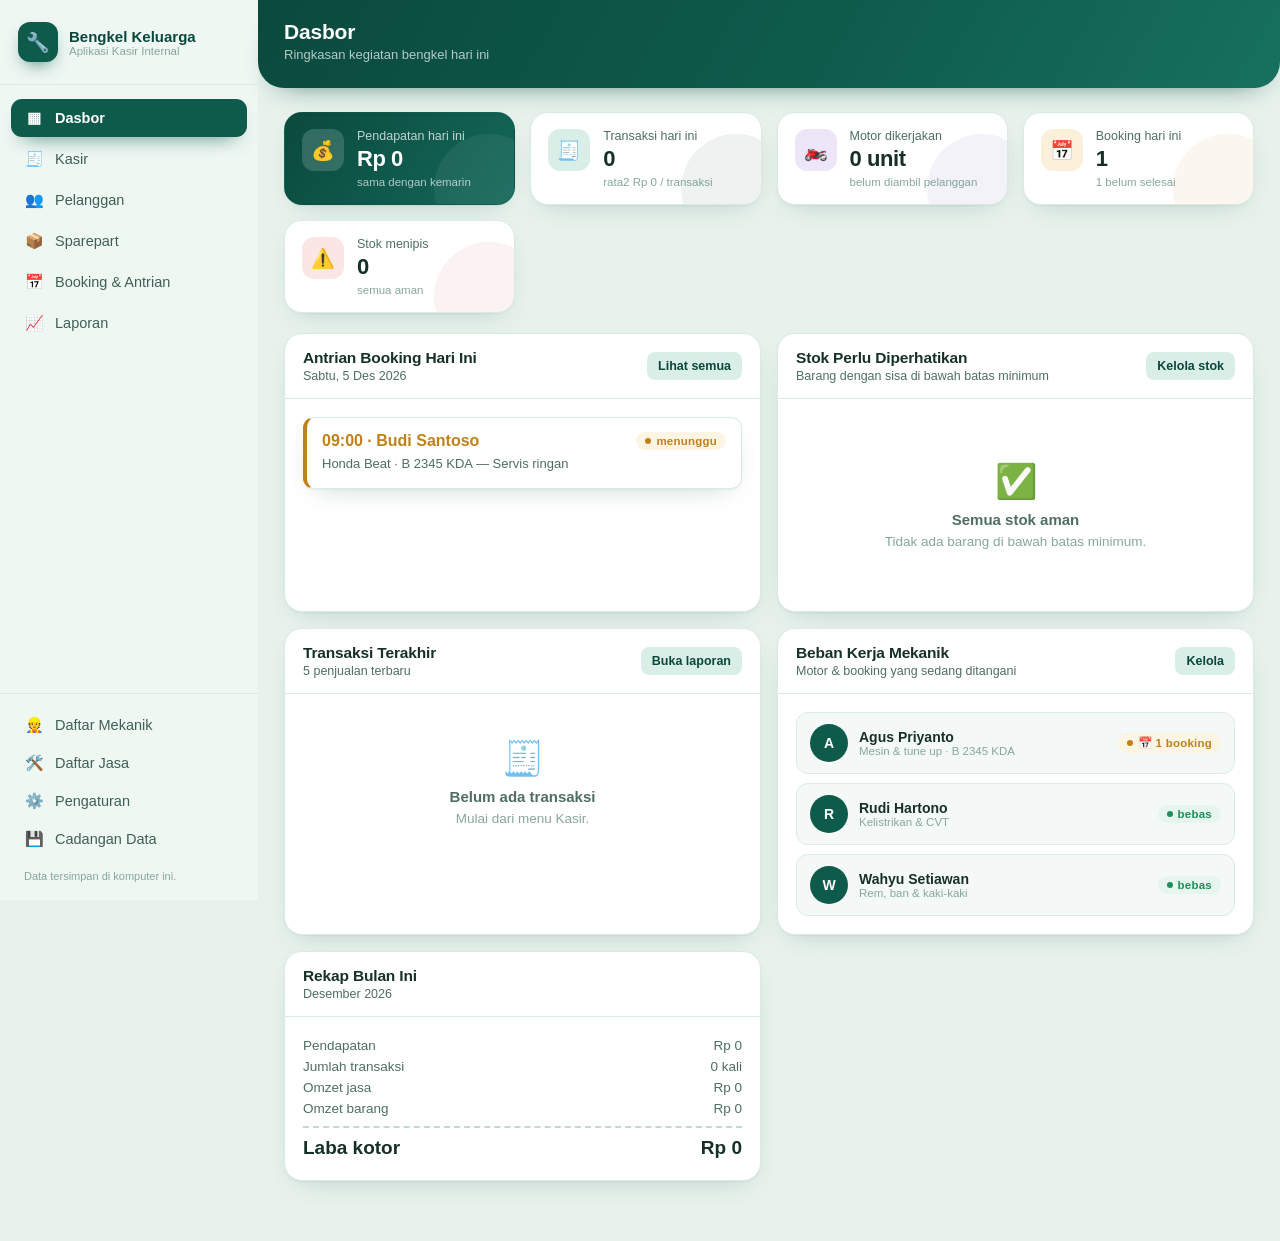
<file: index.html>
<!DOCTYPE html>
<html lang="id">
<head>
  <meta charset="utf-8">
  <meta name="viewport" content="width=device-width, initial-scale=1">
  <meta name="theme-color" content="#0b1220">
  <title>Bengkel Sederhana — Aplikasi Kasir &amp; Manajemen</title>
  <link rel="stylesheet" href="css/style.css">
  <link rel="icon" href="data:image/svg+xml,<svg xmlns='http://www.w3.org/2000/svg' viewBox='0 0 100 100'><text y='.9em' font-size='90'>🔧</text></svg>">
</head>
<body>

  <div class="kerangka">

    <!-- ================= Sidebar ================= -->
    <aside class="sisi">
      <div class="merek">
        <div class="merek-ikon" aria-hidden="true">🔧</div>
        <div class="merek-teks">
          <strong id="sisiNama">Bengkel Sederhana</strong>
          <span>Aplikasi Kasir Internal</span>
        </div>
      </div>

      <nav class="navigasi" id="navigasi" aria-label="Menu utama">
        <button class="nav-item aktif" data-tampilan="dasbor">
          <span class="nav-ikon">▦</span><span class="nav-teks">Dasbor</span>
        </button>
        <button class="nav-item" data-tampilan="kasir">
          <span class="nav-ikon">🧾</span><span class="nav-teks">Kasir</span>
        </button>
        <button class="nav-item" data-tampilan="pelanggan">
          <span class="nav-ikon">👥</span><span class="nav-teks">Pelanggan</span>
        </button>
        <button class="nav-item" data-tampilan="sparepart">
          <span class="nav-ikon">📦</span><span class="nav-teks">Sparepart</span>
        </button>
        <button class="nav-item" data-tampilan="booking">
          <span class="nav-ikon">📅</span><span class="nav-teks">Booking &amp; Antrian</span>
        </button>
        <button class="nav-item" data-tampilan="laporan">
          <span class="nav-ikon">📈</span><span class="nav-teks">Laporan</span>
        </button>
      </nav>

      <div class="sisi-kaki">
        <button class="kaki-item" id="btnMekanik">
          <span class="nav-ikon">👷</span><span class="nav-teks">Daftar Mekanik</span>
        </button>
        <button class="kaki-item" id="btnLayanan">
          <span class="nav-ikon">🛠️</span><span class="nav-teks">Daftar Jasa</span>
        </button>
        <button class="kaki-item" id="btnPengaturan">
          <span class="nav-ikon">⚙️</span><span class="nav-teks">Pengaturan</span>
        </button>
        <button class="kaki-item" id="btnCadangan">
          <span class="nav-ikon">💾</span><span class="nav-teks">Cadangan Data</span>
        </button>
        <p class="kaki-catatan">Data tersimpan di komputer ini.</p>
      </div>
    </aside>

    <!-- ================= Konten utama ================= -->
    <main class="utama">
      <header class="kepala">
        <div class="kepala-judul">
          <h1 id="judulTampilan">Dasbor</h1>
          <p id="subTampilan"></p>
        </div>
        <div class="kepala-aksi" id="kepalaAksi"></div>
      </header>

      <div class="konten" id="konten">
        <section class="tampilan" id="t-dasbor"></section>
        <section class="tampilan" id="t-kasir" hidden></section>
        <section class="tampilan" id="t-pelanggan" hidden></section>
        <section class="tampilan" id="t-sparepart" hidden></section>
        <section class="tampilan" id="t-booking" hidden></section>
        <section class="tampilan" id="t-laporan" hidden></section>
      </div>
    </main>
  </div>

  <div id="modalHost"></div>
  <div id="toastHost" aria-live="polite"></div>
  <div id="cetakArea"></div>

  <script src="js/utils.js"></script>
  <script src="js/store.js"></script>
  <script src="js/ui.js"></script>
  <script src="js/hitung.js"></script>
  <script src="js/views/progres.js"></script>
  <script src="js/views/dasbor.js"></script>
  <script src="js/views/kasir.js"></script>
  <script src="js/views/pelanggan.js"></script>
  <script src="js/views/sparepart.js"></script>
  <script src="js/views/booking.js"></script>
  <script src="js/views/laporan.js"></script>
  <script src="js/app.js"></script>
</body>
</html>
</file>
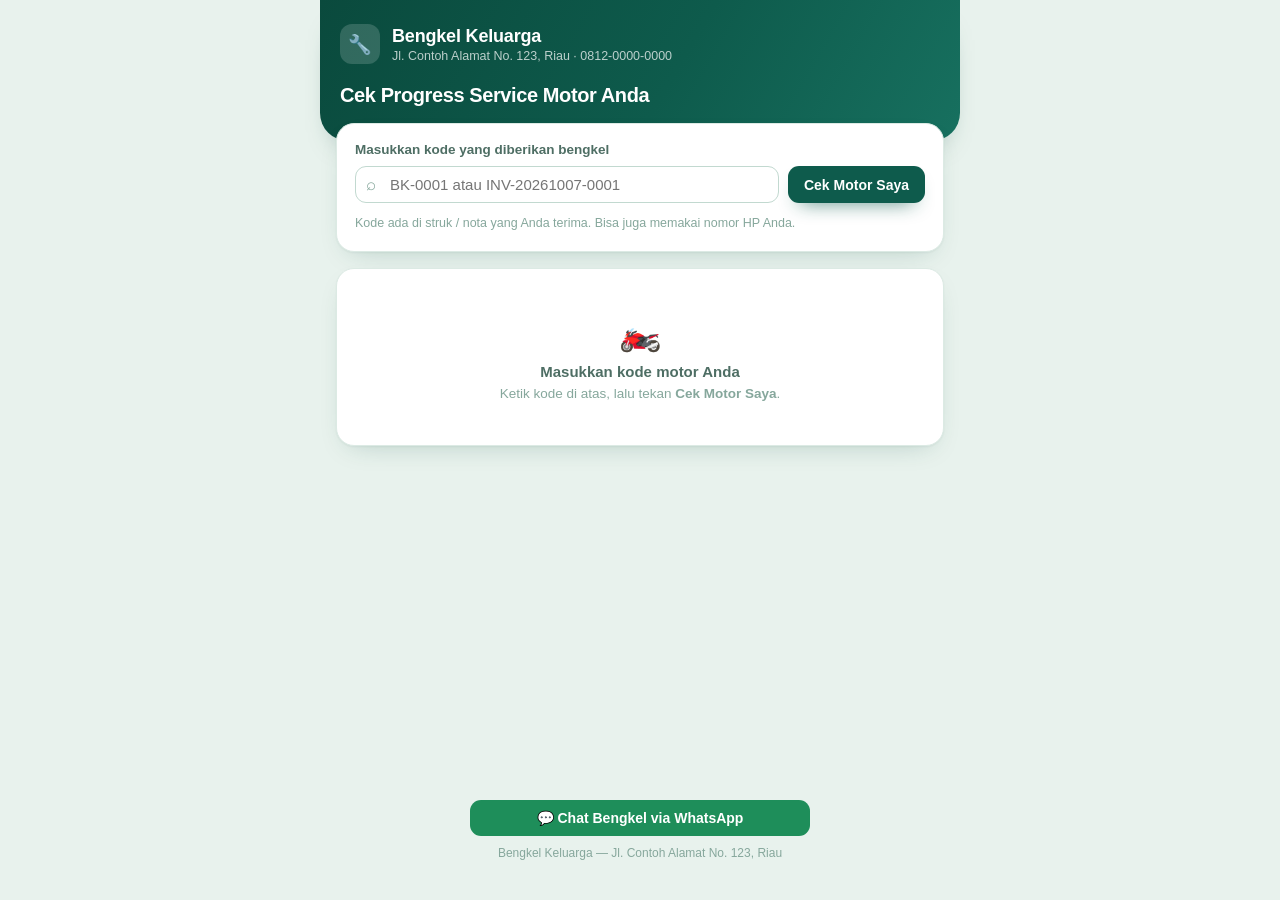
<file: cek.html>
<!DOCTYPE html>
<html lang="id">
<head>
  <meta charset="utf-8">
  <meta name="viewport" content="width=device-width, initial-scale=1">
  <meta name="theme-color" content="#0e5b4c">
  <title>Cek Progress Service — Pelanggan</title>
  <link rel="stylesheet" href="css/style.css">
  <link rel="icon" href="data:image/svg+xml,<svg xmlns='http://www.w3.org/2000/svg' viewBox='0 0 100 100'><text y='.9em' font-size='90'>🏍️</text></svg>">
</head>
<body class="body-pelanggan">

  <div class="pelanggan-kerangka">
    <header class="pelanggan-kepala">
      <div class="pelanggan-merek">
        <div class="merek-ikon" id="merekIkon">🔧</div>
        <div>
          <h1 id="namaBengkel">Bengkel</h1>
          <p id="alamatBengkel">-</p>
        </div>
      </div>
      <p class="pelanggan-tagline">Cek Progress Service Motor Anda</p>
    </header>

    <main class="pelanggan-isi">

      <form class="kartu pelanggan-kartu" id="formCari">
        <div class="kartu-isi">
          <label for="inputKode" class="pelanggan-label">Masukkan kode yang diberikan bengkel</label>
          <div class="kolom-cari">
            <div class="cari">
              <input type="search" id="inputKode" placeholder="BK-0001 atau INV-20261007-0001" autocomplete="off" required>
            </div>
            <button class="btn btn-utama" type="submit" id="btnCari">Cek Motor Saya</button>
          </div>
          <p class="pelanggan-bantuan">
            Kode ada di struk / nota yang Anda terima. Bisa juga memakai nomor HP Anda.
          </p>
        </div>
      </form>

      <div id="hasil"></div>

    </main>

    <footer class="pelanggan-kaki">
      <button class="btn btn-sukses btn-block" id="btnChatBengkel" hidden>💬 Chat Bengkel via WhatsApp</button>
      <p id="footerBengkel"></p>
    </footer>
  </div>

  <div id="toastHost" aria-live="polite"></div>

  <script src="js/utils.js"></script>
  <script src="js/store.js"></script>
  <script src="js/views/progres.js"></script>
  <script src="js/halaman-cek.js"></script>
</body>
</html>
</file>
<file: css/style.css>
/* ==========================================================================
   style.css — Gaya tampilan aplikasi bengkel
   ========================================================================== */

/* Palet: hijau tosca tua (teal) + mint pucat + kartu putih */
:root {
  --bg: #e8f2ed;
  --panel: #ffffff;
  --panel-2: #f4f9f7;
  --garis: #dceae4;
  --garis-kuat: #c2d9d0;

  --teks: #163029;
  --teks-2: #4e6e64;
  --teks-3: #86a79c;

  --sisi: #eff7f3;
  --sisi-2: #e2f0ea;
  --sisi-teks: #3f6055;

  --utama: #0e5b4c;
  --utama-tua: #0a473b;
  --utama-muda: #e4f2ec;
  --mint: #d9eee6;

  --sukses: #1e8e5a;
  --sukses-muda: #e6f6ee;
  --bahaya: #c94a4a;
  --bahaya-muda: #fdecec;
  --peringatan: #c08218;
  --peringatan-muda: #fdf5e4;
  --info: #1d7a8c;
  --ungu: #6b4fa8;

  --bayang: 0 1px 2px rgba(14, 79, 66, .05), 0 10px 28px -14px rgba(14, 79, 66, .28);
  --radius: 18px;
  --radius-kecil: 11px;
}

* { box-sizing: border-box; }

html, body {
  margin: 0;
  padding: 0;
  height: 100%;
}

body {
  font-family: 'Segoe UI', -apple-system, BlinkMacSystemFont, Roboto, 'Helvetica Neue', Arial, sans-serif;
  font-size: 15px;
  color: var(--teks);
  background: var(--bg);
  -webkit-font-smoothing: antialiased;
}

::-webkit-scrollbar-thumb { background: #b9d3ca; border-radius: 20px; border: 2px solid transparent; background-clip: content-box; }
::-webkit-scrollbar-thumb:hover { background-color: #8fb6aa; }

h1, h2, h3, h4 { margin: 0; font-weight: 700; letter-spacing: -.01em; }
p { margin: 0; }
button { font-family: inherit; font-size: inherit; cursor: pointer; }
input, select, textarea { font-family: inherit; font-size: inherit; }
table { border-collapse: collapse; width: 100%; }

::-webkit-scrollbar { width: 10px; height: 10px; }

/* ==========================================================================
   Kerangka
   ========================================================================== */
.kerangka {
  display: grid;
  grid-template-columns: 258px 1fr;
  min-height: 100vh;
}

/* ---------------- Sidebar ---------------- */
.sisi {
  background: var(--sisi);
  color: var(--sisi-teks);
  display: flex;
  flex-direction: column;
  position: sticky;
  top: 0;
  height: 100vh;
  overflow-y: auto;
}

.merek {
  display: flex;
  align-items: center;
  gap: 11px;
  padding: 22px 18px;
  border-bottom: 1px solid var(--garis);
}

.merek-ikon {
  width: 40px;
  height: 40px;
  border-radius: 12px;
  display: grid;
  place-items: center;
  font-size: 19px;
  background: var(--utama);
  color: #fff;
  box-shadow: 0 8px 18px -8px rgba(14, 91, 76, .85);
  flex-shrink: 0;
}

.merek-teks { display: flex; flex-direction: column; min-width: 0; }
.merek-teks strong { color: var(--utama-tua); font-size: 15px; white-space: nowrap; overflow: hidden; text-overflow: ellipsis; }
.merek-teks span { font-size: 11.5px; color: var(--teks-3); }

.navigasi { padding: 14px 11px; display: flex; flex-direction: column; gap: 3px; flex: 1; }

.nav-item, .kaki-item {
  display: flex;
  align-items: center;
  gap: 11px;
  width: 100%;
  padding: 10px 13px;
  background: transparent;
  border: 0;
  border-radius: var(--radius-kecil);
  color: var(--sisi-teks);
  font-size: 14.5px;
  text-align: left;
  transition: background .15s, color .15s;
}

.nav-item:hover, .kaki-item:hover { background: var(--sisi-2); color: var(--utama-tua); }

.nav-item.aktif {
  background: var(--utama);
  color: #fff;
  font-weight: 600;
  box-shadow: 0 10px 20px -12px rgba(14, 91, 76, .9);
}

.nav-ikon { width: 20px; text-align: center; font-size: 15px; flex-shrink: 0; }
.nav-teks { white-space: nowrap; }

.sisi-kaki { padding: 12px 11px 16px; border-top: 1px solid var(--garis); }
.kaki-catatan { font-size: 11px; color: var(--teks-3); padding: 10px 13px 0; line-height: 1.5; }

/* ---------------- Utama ---------------- */
.utama { display: flex; flex-direction: column; min-width: 0; }

.kepala {
  display: flex;
  align-items: center;
  justify-content: space-between;
  gap: 16px;
  padding: 20px 26px 26px;
  background: linear-gradient(120deg, #0a4a3d 0%, #0e5b4c 55%, #17705f 100%);
  color: #fff;
  border-radius: 0 0 26px 26px;
  position: sticky;
  top: 0;
  z-index: 20;
  flex-wrap: wrap;
  box-shadow: 0 14px 30px -22px rgba(10, 74, 61, .95);
}

.kepala-judul h1 { font-size: 21px; }
.kepala-judul p { font-size: 13px; color: rgba(255, 255, 255, .7); margin-top: 3px; }
.kepala-aksi { display: flex; gap: 9px; flex-wrap: wrap; }

.kepala .btn-abu {
  background: rgba(255, 255, 255, .13);
  border-color: rgba(255, 255, 255, .22);
  color: #fff;
}
.kepala .btn-abu:hover { background: rgba(255, 255, 255, .22); color: #fff; }
.kepala .btn-utama { background: #fff; color: var(--utama-tua); box-shadow: 0 8px 18px -10px rgba(0, 0, 0, .7); }
.kepala .btn-utama:hover { background: #eaf6f1; }

.konten { padding: 24px 26px 60px; }
.tampilan[hidden] { display: none !important; }

/* ==========================================================================
   Tombol
   ========================================================================== */
.btn {
  display: inline-flex;
  align-items: center;
  justify-content: center;
  gap: 7px;
  padding: 9px 15px;
  border-radius: var(--radius-kecil);
  border: 1px solid transparent;
  font-size: 14px;
  font-weight: 600;
  background: #fff;
  color: var(--teks);
  transition: .15s;
  white-space: nowrap;
}
.btn:hover { transform: translateY(-1px); }
.btn:active { transform: translateY(0); }
.btn:disabled { opacity: .5; cursor: not-allowed; transform: none; }

.btn-utama { background: var(--utama); color: #fff; box-shadow: 0 10px 20px -12px rgba(14, 91, 76, .9); }
.btn-utama:hover { background: var(--utama-tua); }

.btn-abu { background: #fff; border-color: var(--garis-kuat); color: var(--teks-2); }
.btn-abu:hover { background: var(--panel-2); color: var(--utama-tua); border-color: var(--utama); }

.btn-bahaya { background: var(--bahaya); color: #fff; }
.btn-bahaya:hover { background: #b03d3d; }

.btn-sukses { background: var(--sukses); color: #fff; }
.btn-sukses:hover { background: #17764a; }

.btn-lembut { background: var(--mint); color: var(--utama-tua); }
.btn-lembut:hover { background: #c7e6da; }

.btn-kecil { padding: 6px 10px; font-size: 12.5px; border-radius: 8px; }
.btn-kecil.btn-abu { box-shadow: none; }
.btn-ikonal { padding: 7px 9px; }

.btn-block { width: 100%; }

/* ==========================================================================
   Kartu & panel
   ========================================================================== */
.kartu {
  background: var(--panel);
  border: 1px solid var(--garis);
  border-radius: var(--radius);
  box-shadow: var(--bayang);
}

.kartu-kepala {
  padding: 15px 18px;
  border-bottom: 1px solid var(--garis);
  display: flex;
  align-items: center;
  justify-content: space-between;
  gap: 12px;
  flex-wrap: wrap;
}
.kartu-kepala h3 { font-size: 15.5px; }
.kartu-kepala p { font-size: 12.5px; color: var(--teks-2); margin-top: 2px; }
.kartu-isi { padding: 18px; }

/* Statistik */
.baris-stat {
  display: grid;
  grid-template-columns: repeat(auto-fit, minmax(215px, 1fr));
  gap: 15px;
  margin-bottom: 20px;
}

.stat {
  background: var(--panel);
  border: 1px solid var(--garis);
  border-radius: var(--radius);
  padding: 16px 17px;
  display: flex;
  gap: 13px;
  align-items: flex-start;
  box-shadow: var(--bayang);
  position: relative;
  overflow: hidden;
}

.stat::after {
  content: '';
  position: absolute;
  inset: auto -30px -40px auto;
  width: 110px;
  height: 110px;
  border-radius: 50%;
  background: var(--stat-warna, var(--utama));
  opacity: .07;
}

.stat-ikon {
  width: 42px;
  height: 42px;
  border-radius: 12px;
  display: grid;
  place-items: center;
  font-size: 19px;
  flex-shrink: 0;
  background: var(--stat-warna-muda, var(--mint));
  color: var(--stat-warna, var(--utama));
}

.stat-badan { min-width: 0; }
.stat-label { font-size: 12.5px; color: var(--teks-2); }
.stat-nilai { font-size: 22px; font-weight: 800; margin-top: 3px; letter-spacing: -.02em; word-break: break-word; }
.stat-catatan { font-size: 11.5px; color: var(--teks-3); margin-top: 4px; }

.stat-biru { --stat-warna: #0e5b4c; --stat-warna-muda: #d9eee6; }
.stat-hijau { --stat-warna: #1e8e5a; --stat-warna-muda: #e2f4ea; }
.stat-jingga { --stat-warna: #c08218; --stat-warna-muda: #fbf0d9; }
.stat-merah { --stat-warna: #c94a4a; --stat-warna-muda: #fbe6e6; }
.stat-ungu { --stat-warna: #6b4fa8; --stat-warna-muda: #ece6f8; }
.stat-cyan { --stat-warna: #1d7a8c; --stat-warna-muda: #dff0f3; }

/* Kartu statistik gelap (varian Aksen) */
.stat-gelap {
  background: linear-gradient(125deg, #0a4a3d 0%, #14685a 100%);
  border-color: transparent;
  color: #fff;
}
.stat-gelap .stat-label { color: rgba(255, 255, 255, .74); }
.stat-gelap .stat-nilai { color: #fff; }
.stat-gelap .stat-catatan { color: rgba(255, 255, 255, .68); }
.stat-gelap .stat-ikon { background: rgba(255, 255, 255, .16); color: #fff; }
.stat-gelap::after { background: #ffffff; opacity: .06; }

/* Grid dua kolom */
.grid-2 {
  display: grid;
  grid-template-columns: repeat(auto-fit, minmax(330px, 1fr));
  gap: 16px;
}

/* ==========================================================================
   Form
   ========================================================================== */
.form-grid {
  display: grid;
  grid-template-columns: repeat(2, 1fr);
  gap: 14px;
}
.form-field { display: flex; flex-direction: column; gap: 6px; min-width: 0; }
.form-field.span-2 { grid-column: 1 / -1; }
.form-field label { font-size: 13px; font-weight: 600; color: var(--teks-2); }
.wajib { color: var(--bahaya); }

input[type="text"], input[type="number"], input[type="date"], input[type="time"],
input[type="password"], input[type="search"], select, textarea {
  width: 100%;
  padding: 9px 12px;
  border: 1px solid var(--garis-kuat);
  border-radius: var(--radius-kecil);
  background: #fff;
  color: var(--teks);
  outline: none;
  transition: border .15s, box-shadow .15s;
}
textarea { resize: vertical; line-height: 1.5; }

input:focus, select:focus, textarea:focus {
  border-color: var(--utama);
  box-shadow: 0 0 0 3px rgba(14, 91, 76, .16);
}

input[disabled], select[disabled] { background: #f1f6f4; color: var(--teks-3); }
.petunjuk { font-size: 11.5px; color: var(--teks-3); }

.cari {
  position: relative;
  flex: 1;
  min-width: 180px;
}
.cari input { padding-left: 34px; }
.cari::before {
  content: '⌕';
  position: absolute;
  left: 11px;
  top: 50%;
  transform: translateY(-50%);
  color: var(--teks-3);
  font-size: 17px;
  pointer-events: none;
}

/* ==========================================================================
   Toolbar
   ========================================================================== */
.toolbar {
  display: flex;
  gap: 10px;
  align-items: center;
  flex-wrap: wrap;
  margin-bottom: 16px;
}
.toolbar .spacer { flex: 1; }

/* ==========================================================================
   Tabel
   ========================================================================== */
.bungkus-tabel {
  background: var(--panel);
  border: 1px solid var(--garis);
  border-radius: var(--radius);
  overflow: hidden;
  box-shadow: var(--bayang);
}

.tabel-scroll { overflow-x: auto; }

table.data {
  font-size: 14px;
  min-width: 640px;
}
table.data thead th {
  background: var(--panel-2);
  color: var(--teks-2);
  font-size: 12px;
  text-transform: uppercase;
  letter-spacing: .05em;
  font-weight: 700;
  text-align: left;
  padding: 11px 15px;
  border-bottom: 1px solid var(--garis);
  white-space: nowrap;
}
table.data tbody td {
  padding: 12px 15px;
  border-bottom: 1px solid var(--garis);
  vertical-align: middle;
}
table.data tbody tr:last-child td { border-bottom: 0; }
table.data tbody tr:hover { background: #f8fafc; }
table.data .kanan { text-align: right; font-variant-numeric: tabular-nums; }
table.data .tengah { text-align: center; }
table.data .kuat { font-weight: 600; }
table.data .sub { display: block; font-size: 12px; color: var(--teks-3); margin-top: 2px; }
table.data td.aksi { white-space: nowrap; }
table.data td.aksi .btn { margin-right: 5px; }
table.data td.aksi .btn:last-child { margin-right: 0; }
table.data tr.baris-stok-rendah { background: var(--peringatan-muda); }
table.data tr.baris-stok-rendah:hover { background: #fef3c7; }

.kaki-tabel {
  padding: 11px 15px;
  background: var(--panel-2);
  border-top: 1px solid var(--garis);
  font-size: 12.5px;
  color: var(--teks-2);
  display: flex;
  justify-content: space-between;
  gap: 10px;
  flex-wrap: wrap;
}

/* ========================================================================== */
/* Kosong / muat                                                               */
/* ========================================================================== */
.kosong {
  text-align: center;
  padding: 44px 20px;
  color: var(--teks-3);
}
.kosong .kosong-ikon { font-size: 34px; display: block; margin-bottom: 10px; }
.kosong strong { display: block; color: var(--teks-2); font-size: 15px; margin-bottom: 4px; }
.kosong span { font-size: 13.5px; }

/* ========================================================================== */
/* Lencana status                                                              */
/* ========================================================================== */
.lencana {
  display: inline-flex;
  align-items: center;
  gap: 5px;
  padding: 3px 9px;
  border-radius: 20px;
  font-size: 11.5px;
  font-weight: 700;
  letter-spacing: .02em;
  white-space: nowrap;
}
.lencana::before { content: ''; width: 6px; height: 6px; border-radius: 50%; background: currentColor; }
.lencana-biru { background: var(--utama-muda); color: var(--utama-tua); }
.lencana-hijau { background: var(--sukses-muda); color: var(--sukses); }
.lencana-merah { background: var(--bahaya-muda); color: var(--bahaya); }
.lencana-kuning { background: var(--peringatan-muda); color: var(--peringatan); }
.lencana-abu { background: #eef4f1; color: var(--teks-2); }
.lencana-ungu { background: #ece6f8; color: var(--ungu); }

/* ========================================================================== */
/* Modal                                                                      */
/* ========================================================================== */
#modalHost { position: relative; z-index: 200; }

.overlay {
  position: fixed;
  inset: 0;
  background: rgba(9, 45, 37, .5);
  backdrop-filter: blur(3px);
  display: flex;
  align-items: center;
  justify-content: center;
  padding: 20px;
  opacity: 0;
  transition: opacity .2s;
  z-index: 200;
}
.overlay.tampil { opacity: 1; }

.modal {
  background: #fff;
  border-radius: 16px;
  width: 100%;
  max-width: 560px;
  max-height: 88vh;
  display: flex;
  flex-direction: column;
  box-shadow: 0 30px 60px -20px rgba(0, 0, 0, .45);
  transform: translateY(14px) scale(.98);
  transition: transform .2s;
  overflow: hidden;
}
.overlay.tampil .modal { transform: none; }
.modal-kecil { max-width: 420px; }
.modal-besar { max-width: 760px; }
.modal-lebar { max-width: 980px; }

.modal-kepala {
  padding: 17px 20px;
  border-bottom: 1px solid var(--garis);
  display: flex;
  align-items: center;
  justify-content: space-between;
  gap: 12px;
}
.modal-kepala h3 { font-size: 16.5px; }
.modal-tutup {
  border: 0;
  background: #eef4f1;
  width: 30px;
  height: 30px;
  border-radius: 8px;
  font-size: 19px;
  line-height: 1;
  color: var(--teks-2);
}
.modal-tutup:hover { background: var(--sisi-2); color: var(--utama-tua); }

.modal-isi { padding: 20px; overflow-y: auto; }
.modal-aksi {
  padding: 14px 20px;
  border-top: 1px solid var(--garis);
  background: var(--panel-2);
  display: flex;
  justify-content: flex-end;
  gap: 9px;
  flex-wrap: wrap;
}
.konfirmasi-teks { font-size: 14.5px; line-height: 1.6; color: var(--teks-2); }

/* ========================================================================== */
/* Toast                                                                      */
/* ========================================================================== */
#toastHost {
  position: fixed;
  right: 20px;
  bottom: 20px;
  display: flex;
  flex-direction: column;
  gap: 9px;
  z-index: 400;
}
.toast {
  display: flex;
  align-items: center;
  gap: 10px;
  background: var(--utama-tua);
  color: #fff;
  padding: 11px 16px 11px 12px;
  border-radius: 11px;
  font-size: 14px;
  box-shadow: 0 18px 34px -14px rgba(10, 71, 59, .8);
  transform: translateX(120%);
  opacity: 0;
  transition: transform .3s, opacity .3s;
  max-width: 340px;
}
.toast.tampil { transform: none; opacity: 1; }
.toast-ikon {
  width: 21px;
  height: 21px;
  border-radius: 50%;
  display: grid;
  place-items: center;
  font-size: 12px;
  font-weight: 800;
  background: var(--sukses);
  flex-shrink: 0;
}
.toast-gagal .toast-ikon { background: var(--bahaya); }
.toast-peringatan .toast-ikon { background: var(--peringatan); }
.toast-info .toast-ikon { background: var(--utama); }

/* ========================================================================== */
/* KASIR                                                                      */
/* ========================================================================== */
.kasir-wrap {
  display: grid;
  grid-template-columns: minmax(0, 1fr) 395px;
  gap: 16px;
  align-items: start;
}

.pilih-barang { background: var(--panel); border: 1px solid var(--garis); border-radius: var(--radius); box-shadow: var(--bayang); overflow: hidden; }

.tab-bar {
  display: flex;
  gap: 4px;
  padding: 12px 14px 0;
  border-bottom: 1px solid var(--garis);
}
.tab-btn {
  border: 0;
  background: transparent;
  padding: 9px 15px;
  font-size: 14px;
  font-weight: 600;
  color: var(--teks-2);
  border-bottom: 2px solid transparent;
  border-radius: 8px 8px 0 0;
}
.tab-btn:hover { background: var(--panel-2); }
.tab-btn.aktif { color: var(--utama-tua); border-bottom-color: var(--utama); background: var(--mint); }

.kasir-cari { padding: 14px; border-bottom: 1px solid var(--garis); }

.daftar-pilih {
  display: grid;
  grid-template-columns: repeat(auto-fill, minmax(215px, 1fr));
  gap: 10px;
  padding: 14px;
  max-height: 58vh;
  overflow-y: auto;
}

.kotak-item {
  border: 1px solid var(--garis);
  background: #fff;
  border-radius: var(--radius-kecil);
  padding: 11px 12px;
  text-align: left;
  display: flex;
  flex-direction: column;
  gap: 4px;
  transition: .14s;
  min-width: 0;
}
.kotak-item:hover:not(:disabled) { border-color: var(--utama); background: var(--utama-muda); transform: translateY(-2px); box-shadow: var(--bayang); }
.kotak-item:disabled { opacity: .55; cursor: not-allowed; background: var(--panel-2); }
.kotak-item .ki-nama { font-size: 13.5px; font-weight: 600; line-height: 1.35; }
.kotak-item .ki-harga { font-size: 14.5px; font-weight: 800; color: var(--utama-tua); font-variant-numeric: tabular-nums; }
.kotak-item .ki-meta { font-size: 11.5px; color: var(--teks-3); }
.kotak-item .ki-meta.kritis { color: var(--bahaya); font-weight: 700; }

/* Keranjang */
.keranjang {
  background: var(--panel);
  border: 1px solid var(--garis);
  border-radius: var(--radius);
  box-shadow: var(--bayang);
  position: sticky;
  top: 92px;
  display: flex;
  flex-direction: column;
  max-height: calc(100vh - 120px);
}

.keranjang-kepala { padding: 14px 16px; border-bottom: 1px solid var(--garis); }
.keranjang-kepala h3 { font-size: 15px; margin-bottom: 10px; }

.keranjang-daftar { padding: 8px 10px; overflow-y: auto; flex: 1; min-height: 90px; }

.item-keranjang {
  display: grid;
  grid-template-columns: 1fr auto;
  gap: 6px 10px;
  padding: 10px 7px;
  border-bottom: 1px dashed var(--garis);
}
.item-keranjang:last-child { border-bottom: 0; }
.item-nama { font-size: 13.5px; font-weight: 600; line-height: 1.35; }
.item-harga { font-size: 11.5px; color: var(--teks-3); margin-top: 2px; }
.item-jumlah { font-size: 14px; font-weight: 800; text-align: right; font-variant-numeric: tabular-nums; white-space: nowrap; }

.item-kendali { display: flex; align-items: center; gap: 6px; grid-column: 1 / -1; }
.qty-btn {
  width: 26px;
  height: 26px;
  border-radius: 7px;
  border: 1px solid var(--garis-kuat);
  background: #fff;
  font-size: 15px;
  line-height: 1;
  color: var(--teks-2);
  display: grid;
  place-items: center;
}
.qty-btn:hover { background: var(--utama-muda); border-color: var(--utama); color: var(--utama-tua); }
.qty-input { width: 56px !important; padding: 3px 6px !important; text-align: center; font-size: 13.5px; }
.item-hapus { margin-left: auto; border: 0; background: transparent; color: var(--teks-3); font-size: 16px; padding: 3px 6px; border-radius: 6px; }
.item-hapus:hover { background: var(--bahaya-muda); color: var(--bahaya); }

.keranjang-kaki { border-top: 1px solid var(--garis); padding: 13px 16px; background: var(--panel-2); border-radius: 0 0 var(--radius) var(--radius); }

.baris-total {
  display: flex;
  justify-content: space-between;
  gap: 12px;
  font-size: 13.5px;
  color: var(--teks-2);
  padding: 3px 0;
}
.baris-total span:last-child { font-variant-numeric: tabular-nums; }
.baris-total.besar {
  font-size: 19px;
  font-weight: 800;
  color: var(--teks);
  border-top: 2px dashed var(--garis-kuat);
  margin-top: 7px;
  padding-top: 9px;
}
.baris-total.bayar { font-size: 15px; font-weight: 700; color: var(--teks); }
.baris-total.kurang span:last-child { color: var(--bahaya); }
.baris-total.lebih span:last-child { color: var(--sukses); }

.diskon-baris { display: flex; align-items: center; gap: 8px; margin-top: 9px; }
.diskon-baris label { font-size: 13px; color: var(--teks-2); flex-shrink: 0; }
.diskon-baris input { text-align: right; }

.bayar-grup { display: grid; grid-template-columns: 1fr 1fr; gap: 9px; margin: 11px 0 4px; }
.bayar-grup .form-field { gap: 4px; }
.bayar-grup label { font-size: 12px; }

.keranjang-aksi { display: grid; grid-template-columns: 1fr auto; gap: 8px; margin-top: 11px; }

/* ========================================================================== */
/* Booking                                                                    */
/* ========================================================================== */
.nav-tanggal { display: flex; align-items: center; gap: 8px; flex-wrap: wrap; }
.nav-tanggal input { width: auto; }

.kartu-booking {
  background: var(--panel);
  border: 1px solid var(--garis);
  border-left: 4px solid var(--booking-warna, var(--utama));
  border-radius: var(--radius-kecil);
  padding: 14px 15px;
  display: grid;
  grid-template-columns: 1fr auto;
  gap: 8px 14px;
  box-shadow: var(--bayang);
  margin-bottom: 11px;
}
.kartu-booking[data-kartu-status="menunggu"] { --booking-warna: #c08218; }
.kartu-booking[data-kartu-status="dikerjakan"] { --booking-warna: #0e5b4c; }
.kartu-booking[data-kartu-status="selesai"] { --booking-warna: #1e8e5a; }
.kartu-booking[data-kartu-status="batal"] { --booking-warna: #93a49e; opacity: .72; }

.bk-utama { min-width: 0; }
.bk-jam { font-size: 16px; font-weight: 800; color: var(--booking-warna); font-variant-numeric: tabular-nums; }
.bk-nama { font-size: 15px; font-weight: 700; margin-top: 3px; }
.bk-ket { font-size: 13px; color: var(--teks-2); margin-top: 4px; line-height: 1.5; }
.bk-tag { font-size: 12.5px; color: var(--teks-3); margin-top: 5px; display: flex; gap: 6px; flex-wrap: wrap; }
.bk-tag b { color: var(--teks-2); font-weight: 600; }
.bk-sisi { display: flex; flex-direction: column; align-items: flex-end; gap: 8px; }
.bk-aksi { display: flex; gap: 6px; flex-wrap: wrap; justify-content: flex-end; }

/* ========================================================================== */
/* Laporan                                                                    */
/* ========================================================================== */
.rentang-btn { display: flex; gap: 7px; flex-wrap: wrap; }
.rentang-btn .btn { font-weight: 600; }
.rentang-btn .btn.aktif { background: var(--utama); color: #fff; border-color: var(--utama); }

.bar-laporan { display: flex; flex-direction: column; gap: 12px; }
.baris-bar { display: grid; grid-template-columns: 150px 1fr auto; gap: 12px; align-items: center; font-size: 13.5px; }
.baris-bar .bb-nama { overflow: hidden; text-overflow: ellipsis; white-space: nowrap; color: var(--teks-2); }
.baris-bar .bb-bilah { height: 9px; background: #eef2f7; border-radius: 20px; overflow: hidden; }
.baris-bar .bb-bilah i { display: block; height: 100%; background: linear-gradient(90deg, var(--utama), #60a5fa); border-radius: 20px; }
.baris-bar .bb-nilai { font-weight: 700; font-variant-numeric: tabular-nums; }

.detail-trx { background: var(--panel-2) !important; }
.detail-trx td { padding: 0 15px !important; }
.detail-inner { padding: 12px 0 14px; font-size: 13.5px; }
.detail-inner table { font-size: 13.5px; max-width: 640px; }
.detail-inner td { padding: 3px 10px 3px 0; }
.detail-inner tr td:last-child { text-align: right; font-variant-numeric: tabular-nums; }

/* ========================================================================== */
/* Timeline progress pengerjaan                                                  */
/* ========================================================================== */
.progres { list-style: none; margin: 0; padding: 0; }
.progres-langkah { display: grid; grid-template-columns: 28px 1fr; gap: 12px; position: relative; padding-bottom: 15px; }
.progres-langkah:last-child { padding-bottom: 0; }
.progres-langkah::before {
  content: '';
  position: absolute;
  left: 13px;
  top: 27px;
  bottom: -1px;
  width: 2px;
  background: var(--garis);
}
.progres-langkah:last-child::before { display: none; }

.pl-titik {
  width: 28px;
  height: 28px;
  border-radius: 50%;
  display: grid;
  place-items: center;
  font-size: 12.5px;
  background: #eef4f1;
  color: var(--teks-3);
  border: 2px solid var(--garis);
  z-index: 1;
}
.pl-teks { display: flex; flex-direction: column; gap: 1px; padding-top: 2px; }
.pl-teks b { font-size: 13.5px; color: var(--teks-2); }
.pl-teks span { font-size: 12px; color: var(--teks-3); }
.pl-waktu { font-size: 11.5px; color: var(--utama); font-weight: 600; margin-top: 3px; }

.progres-langkah.lewat::before { background: var(--mint); }
.progres-langkah.lewat .pl-titik { background: var(--utama); border-color: var(--utama); color: #fff; }
.progres-langkah.lewat .pl-teks b { color: var(--teks); }
.progres-langkah.aktif .pl-titik {
  background: var(--mint);
  border-color: var(--utama);
  color: var(--utama);
  box-shadow: 0 0 0 4px rgba(14, 91, 76, .12);
}
.progres-langkah.aktif .pl-teks b { color: var(--utama-tua); font-size: 14px; }

/* ========================================================================== */
/* Kartu informasi motor / halaman cek pelanggan                                  */
/* ========================================================================== */
.halaman-publik { max-width: 780px; margin: 0 auto; }

.kode-besar {
  font-size: 21px;
  font-weight: 800;
  letter-spacing: .07em;
  color: var(--utama-tua);
  font-variant-numeric: tabular-nums;
}

.info-motor {
  display: grid;
  grid-template-columns: repeat(auto-fit, minmax(165px, 1fr));
  gap: 11px;
}
.info-motor > div {
  background: var(--panel-2);
  border: 1px solid var(--garis);
  border-radius: 12px;
  padding: 11px 13px;
  min-width: 0;
}
.info-motor span {
  display: block;
  font-size: 10.5px;
  color: var(--teks-3);
  text-transform: uppercase;
  letter-spacing: .06em;
  font-weight: 700;
  margin-bottom: 3px;
}
.info-motor b { font-size: 14.5px; word-break: break-word; }
.info-motor .kecil { font-size: 12.5px; font-weight: 400; color: var(--teks-2); }

.kolom-cari { display: flex; gap: 9px; flex-wrap: wrap; }
.kolom-cari .cari { flex: 1; min-width: 200px; }

.daftar-cocok { display: grid; gap: 10px; }
.temuan {
  width: 100%;
  text-align: left;
  background: #fff;
  border: 1px solid var(--garis);
  border-radius: var(--radius-kecil);
  padding: 13px 14px;
  display: grid;
  gap: 4px;
  transition: .15s;
}
.temuan:hover { border-color: var(--utama); background: var(--utama-muda); transform: translateY(-1px); }
.temuan b { font-size: 14.5px; }
.temuan .te { font-size: 12.5px; color: var(--teks-2); }
.temuan .tm { font-size: 11.5px; color: var(--teks-3); display: flex; gap: 8px; flex-wrap: wrap; }

/* Daftar beban mekanik */
.daftar-mekanik { display: grid; gap: 9px; }
.baris-mekanik {
  display: grid;
  grid-template-columns: 38px 1fr auto;
  gap: 11px;
  align-items: center;
  background: var(--panel-2);
  border: 1px solid var(--garis);
  border-radius: 12px;
  padding: 11px 13px;
}
.baris-mekanik .bm-avatar {
  width: 38px; height: 38px;
  border-radius: 50%;
  background: var(--utama);
  color: #fff;
  display: grid;
  place-items: center;
  font-weight: 800;
  font-size: 14px;
}
.baris-mekanik .bm-nama { font-size: 14px; font-weight: 700; }
.baris-mekanik .bm-spes { font-size: 11.5px; color: var(--teks-3); }
.baris-mekanik .bm-beban { display: flex; gap: 6px; }

/* ========================================================================== */
/* Halaman pelanggan (cek.html)                                                */
/* ========================================================================== */
.body-pelanggan { background: var(--bg); }

.pelanggan-kerangka {
  max-width: 640px;
  margin: 0 auto;
  padding: 0 0 40px;
  min-height: 100vh;
  display: flex;
  flex-direction: column;
}

.pelanggan-kepala {
  background: linear-gradient(120deg, #0a4a3d 0%, #0e5b4c 55%, #17705f 100%);
  color: #fff;
  padding: 24px 20px 34px;
  border-radius: 0 0 28px 28px;
  box-shadow: 0 16px 32px -24px rgba(10, 74, 61, .95);
}

.pelanggan-merek { display: flex; align-items: center; gap: 12px; }
.pelanggan-merek .merek-ikon { background: rgba(255, 255, 255, .16); box-shadow: none; }
.pelanggan-merek h1 { font-size: 18px; }
.pelanggan-merek p { font-size: 12.5px; color: rgba(255, 255, 255, .72); margin-top: 2px; }

.pelanggan-tagline {
  font-size: 20px;
  font-weight: 800;
  margin-top: 20px;
  letter-spacing: -.02em;
}

.pelanggan-isi { padding: 0 16px; margin-top: -18px; flex: 1; }
.pelanggan-kaki { padding: 18px 16px 0; text-align: center; }
.pelanggan-kaki p { font-size: 12px; color: var(--teks-3); margin-top: 10px; }
.pelanggan-kaki .btn { max-width: 340px; }

.pelanggan-label { display: block; font-size: 13.5px; font-weight: 700; color: var(--teks-2); margin-bottom: 9px; }
.pelanggan-bantuan { font-size: 12.5px; color: var(--teks-3); margin-top: 10px; line-height: 1.6; }
.pelanggan-sub { font-size: 14px; margin: 20px 0 12px; }

/* Spanduk status utama */
.spanduk {
  border-radius: 0 0 var(--radius) var(--radius);
  padding: 22px 20px;
  color: #fff;
}
.spanduk.siap { background: linear-gradient(120deg, #1e8e5a, #2ba86f); }
.spanduk.proses { background: linear-gradient(120deg, #0e5b4c, #17705f); }
.spanduk.batal { background: linear-gradient(120deg, #7d8f89, #93a49e); }
.sp-judul { display: block; font-size: 17px; font-weight: 800; letter-spacing: -.01em; }
.sp-ket { display: block; font-size: 13px; color: rgba(255, 255, 255, .82); margin-top: 5px; line-height: 1.55; }

.kotak-catatan {
  margin-top: 16px;
  background: var(--mint);
  border-radius: 12px;
  padding: 13px 15px;
}
.kotak-catatan b { font-size: 13px; color: var(--utama-tua); }
.kotak-catatan p { font-size: 13.5px; color: var(--teks-2); margin-top: 4px; line-height: 1.6; }

.pelanggan-isi .kartu { margin-bottom: 16px; }
.pelanggan-isi .kosong a { text-decoration: none; }

/* ========================================================================== */
/* Cetak struk & laporan                                                       */
/* ========================================================================== */
#cetakArea { display: none; }

@media print {
  body > *:not(#cetakArea) { display: none !important; }
  #cetakArea { display: block !important; }
  @page { size: 80mm auto; margin: 6mm; }
  body { background: #fff; }
}

.struk {
  font-family: 'Courier New', monospace;
  font-size: 12px;
  color: #000;
  width: 100%;
  line-height: 1.45;
}
.struk-teks { text-align: center; }
.struk-judul { font-size: 15px; font-weight: 800; text-transform: uppercase; letter-spacing: .04em; }
.struk-garis { border-top: 1px dashed #000; margin: 7px 0; }
.struk-tbl { width: 100%; border-collapse: collapse; }
.struk-tbl td { padding: 1.5px 0; vertical-align: top; }
.struk-tbl .kanan { text-align: right; white-space: nowrap; }
.struk-total td { font-weight: 800; font-size: 13.5px; padding-top: 5px; }
.struk-sub { font-size: 11px; color: #333; }

/* Laporan cetak (kertas A4) */
.laporan-cetak { font-size: 12.5px; color: #000; font-family: 'Segoe UI', Arial, sans-serif; }
.laporan-cetak h2 { font-size: 17px; margin-bottom: 2px; }
.laporan-cetak .lc-kepala { text-align: center; margin-bottom: 14px; border-bottom: 2px solid #000; padding-bottom: 9px; }
.laporan-cetak .lc-meta { color: #333; font-size: 12px; }
.laporan-cetak table { width: 100%; border-collapse: collapse; margin: 10px 0; font-size: 11.5px; }
.laporan-cetak th, .laporan-cetak td { border: 1px solid #999; padding: 5px 7px; text-align: left; }
.laporan-cetak th { background: #eee; }
.laporan-cetak .kanan { text-align: right; }
.laporan-cetak .lc-stat { display: flex; gap: 10px; flex-wrap: wrap; margin-bottom: 12px; }
.laporan-cetak .lc-stat div { border: 1px solid #999; padding: 7px 11px; min-width: 130px; }
.laporan-cetak .lc-stat b { display: block; font-size: 14px; }

@media print {
  .laporan-cetak table, .laporan-cetak .lc-stat div { break-inside: avoid; }
}

/* ========================================================================== */
/* Responsif                                                                  */
/* ========================================================================== */
@media (max-width: 1080px) {
  .kasir-wrap { grid-template-columns: 1fr; }
  .keranjang { position: static; max-height: none; }
  .daftar-pilih { max-height: 42vh; }
}

@media (max-width: 900px) {
  .kerangka { grid-template-columns: 1fr; }
  .sisi {
    position: fixed;
    inset: auto 0 0 0;
    height: auto;
    flex-direction: row;
    align-items: center;
    z-index: 100;
    border-top: 1px solid var(--garis);
    box-shadow: 0 -10px 26px -20px rgba(14, 79, 66, .9);
    padding: 0;
    overflow: visible;
  }
  .merek, .sisi-kaki .kaki-catatan { display: none; }
  .navigasi { flex-direction: row; padding: 7px 6px; gap: 2px; overflow-x: auto; flex: 1; }
  .nav-item { flex-direction: column; gap: 3px; padding: 7px 10px; font-size: 11px; text-align: center; min-width: 62px; }
  .nav-item.aktif { box-shadow: none; }
  .nav-ikon { font-size: 16px; }
  .sisi-kaki { display: flex; padding: 0 6px; border-top: 0; border-left: 1px solid var(--garis); }
  .kaki-item { flex-direction: column; gap: 3px; padding: 7px 9px; font-size: 11px; text-align: center; min-width: 56px; }
  .kepala { padding: 14px 16px; }
  .konten { padding: 18px 16px 90px; }
  .kepala-judul h1 { font-size: 18px; }
  .form-grid { grid-template-columns: 1fr; }
  .form-field.span-2 { grid-column: auto; }
  .kartu-booking { grid-template-columns: 1fr; }
  .bk-sisi { align-items: flex-start; }
  .bk-aksi { justify-content: flex-start; }
  .baris-bar { grid-template-columns: 110px 1fr auto; font-size: 12.5px; }
}

@media (max-width: 560px) {
  .baris-stat { grid-template-columns: 1fr 1fr; gap: 10px; }
  .stat { padding: 12px; }
  .stat-nilai { font-size: 17px; }
  .stat-ikon { width: 34px; height: 34px; font-size: 15px; }
  .daftar-pilih { grid-template-columns: 1fr 1fr; }
  .toolbar { gap: 8px; }
  .toolbar .btn { flex: 1; }
}
</file>
